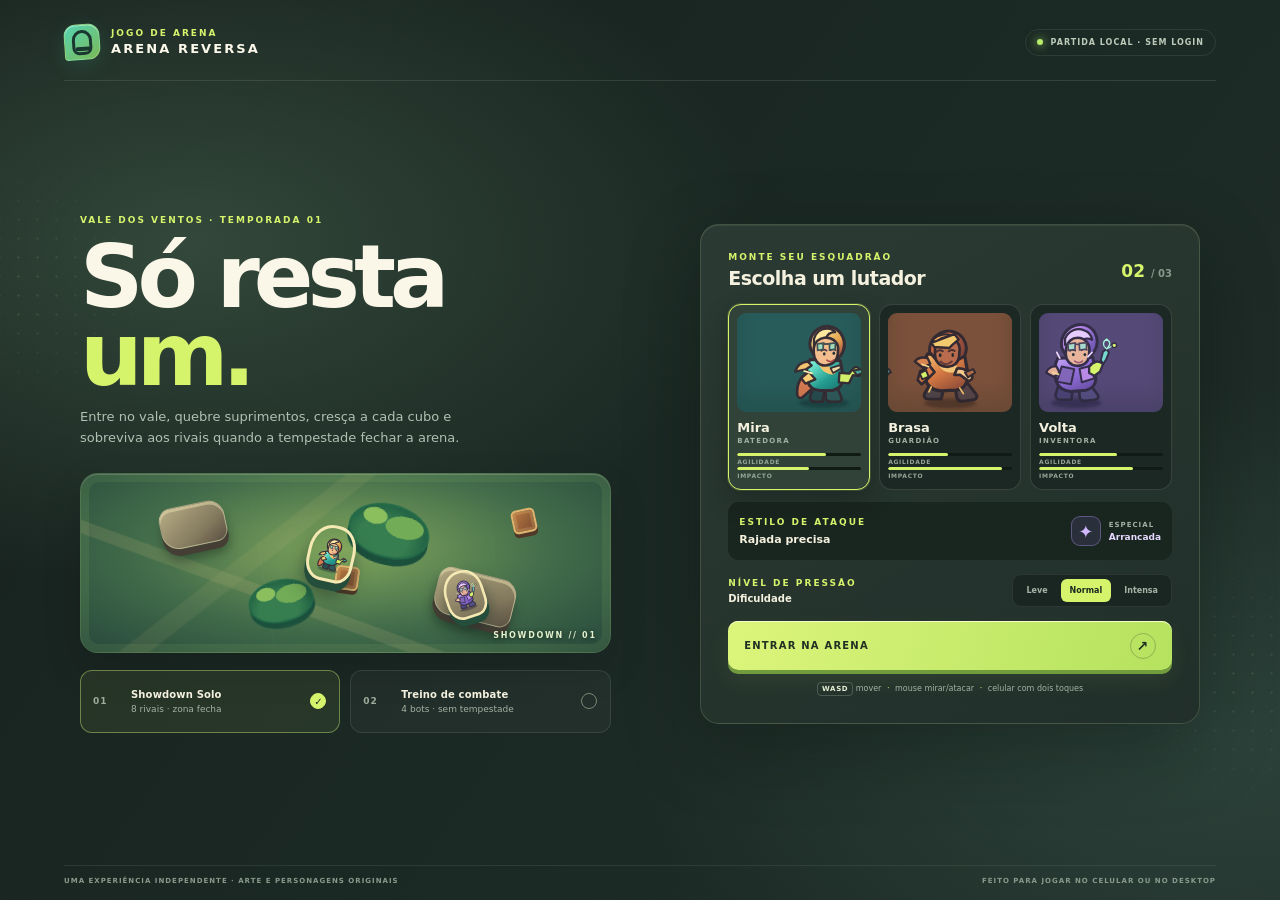
<file: index.html>
<!doctype html>
<html lang="pt-BR">
<head>
  <meta charset="utf-8">
  <meta name="viewport" content="width=device-width, initial-scale=1, viewport-fit=cover">
  <meta name="theme-color" content="#17211e">
  <meta name="description" content="Arena Reversa: combate de sobrevivência top-down contra bots, com controles para celular e computador.">
  <title>Arena Reversa — Showdown</title>
  <link rel="icon" href="data:,">
  <link rel="stylesheet" href="css/style.css">
</head>
<body>
  <main id="app">
    <section id="menu-screen" class="screen menu-screen" aria-labelledby="game-title">
      <header class="brandbar">
        <div class="brand-lockup">
          <span class="brand-mark" aria-hidden="true"><i></i></span>
          <div><span class="eyebrow">JOGO DE ARENA</span><strong>ARENA REVERSA</strong></div>
        </div>
        <div class="offline-chip"><span class="online-dot"></span> PARTIDA LOCAL · SEM LOGIN</div>
      </header>

      <div class="menu-layout">
        <section class="welcome-panel">
          <div class="welcome-copy">
            <p class="eyebrow">VALE DOS VENTOS · TEMPORADA 01</p>
            <h1 id="game-title">Só resta<br><em>um.</em></h1>
            <p class="welcome-body">Entre no vale, quebre suprimentos, cresça a cada cubo e sobreviva aos rivais quando a tempestade fechar a arena.</p>
          </div>
          <div class="mini-arena" aria-hidden="true">
            <div class="mini-map-lines"></div>
            <div class="mini-stone stone-a"></div><div class="mini-stone stone-b"></div>
            <div class="mini-bush bush-a"></div><div class="mini-bush bush-b"></div>
            <div class="mini-crate crate-a"></div><div class="mini-crate crate-b"></div>
            <div class="mini-hero hero-a"></div><div class="mini-hero hero-b"></div>
            <span class="map-label">SHOWDOWN // 01</span>
          </div>
          <div class="mode-row">
            <button class="mode-card selected" data-mode="showdown" type="button">
              <span class="mode-number">01</span>
              <span><b>Showdown Solo</b><small>8 rivais · zona fecha</small></span>
              <span class="mode-check" aria-hidden="true">✓</span>
            </button>
            <button class="mode-card" data-mode="training" type="button">
              <span class="mode-number">02</span>
              <span><b>Treino de combate</b><small>4 bots · sem tempestade</small></span>
              <span class="mode-check" aria-hidden="true">✓</span>
            </button>
          </div>
        </section>

        <section class="setup-panel" aria-label="Preparar partida">
          <div class="panel-heading">
            <div><p class="eyebrow">MONTE SEU ESQUADRÃO</p><h2>Escolha um lutador</h2></div>
            <span class="heading-index">02 <i>/ 03</i></span>
          </div>
          <div class="fighter-grid" id="fighter-grid">
            <button class="fighter-card selected" data-hero="mira" type="button" aria-pressed="true">
              <span class="fighter-portrait portrait-mira" aria-hidden="true"></span>
              <span class="fighter-name">Mira</span><span class="fighter-role">BATEDORA</span>
              <span class="fighter-stats"><i style="--stat:72%"></i><small>AGILIDADE</small><i style="--stat:58%"></i><small>IMPACTO</small></span>
            </button>
            <button class="fighter-card" data-hero="brasa" type="button" aria-pressed="false">
              <span class="fighter-portrait portrait-brasa" aria-hidden="true"></span>
              <span class="fighter-name">Brasa</span><span class="fighter-role">GUARDIÃO</span>
              <span class="fighter-stats"><i style="--stat:48%"></i><small>AGILIDADE</small><i style="--stat:92%"></i><small>IMPACTO</small></span>
            </button>
            <button class="fighter-card" data-hero="volta" type="button" aria-pressed="false">
              <span class="fighter-portrait portrait-volta" aria-hidden="true"></span>
              <span class="fighter-name">Volta</span><span class="fighter-role">INVENTORA</span>
              <span class="fighter-stats"><i style="--stat:63%"></i><small>AGILIDADE</small><i style="--stat:76%"></i><small>IMPACTO</small></span>
            </button>
          </div>
          <div class="fighter-brief" id="fighter-brief">
            <div><span class="eyebrow">ESTILO DE ATAQUE</span><strong id="fighter-style">Rajada precisa</strong></div>
            <div class="special-tag"><span class="special-glyph" aria-hidden="true">✦</span><span><small>ESPECIAL</small><b id="special-name">Arrancada</b></span></div>
          </div>
          <div class="difficulty-select">
            <div><p class="eyebrow">NÍVEL DE PRESSÃO</p><strong>Dificuldade</strong></div>
            <div class="difficulty-options" role="group" aria-label="Dificuldade">
              <button data-difficulty="easy" type="button">Leve</button>
              <button data-difficulty="normal" class="selected" type="button">Normal</button>
              <button data-difficulty="hard" type="button">Intensa</button>
            </div>
          </div>
          <button class="start-button" id="start-button" type="button">
            <span>ENTRAR NA ARENA</span><i aria-hidden="true">↗</i>
          </button>
          <p class="controls-note"><span class="keyboard-glyph">WASD</span> mover <span class="note-divider">·</span> mouse mirar/atacar <span class="note-divider">·</span> celular com dois toques</p>
        </section>
      </div>
      <footer class="menu-footer"><span>UMA EXPERIÊNCIA INDEPENDENTE · ARTE E PERSONAGENS ORIGINAIS</span><span>FEITO PARA JOGAR NO CELULAR OU NO DESKTOP</span></footer>
    </section>

    <section id="arena-screen" class="screen arena-screen is-hidden" aria-label="Partida">
      <div class="arena-frame">
        <canvas id="game-canvas" aria-label="Arena top-down. Mova o lutador, mire e ataque os bots."></canvas>
        <div class="arena-shade" aria-hidden="true"></div>
        <header class="match-hud">
          <button id="leave-button" class="hud-button" type="button" aria-label="Sair da partida">‹ <span>SAIR</span></button>
          <div class="match-brand"><span class="brand-mark tiny" aria-hidden="true"><i></i></span><span>VALE DOS VENTOS <small id="mode-label">SHOWDOWN SOLO</small></span></div>
          <div class="match-stat"><span class="stat-label">RIVAIS</span><b id="remaining-count">08</b><span class="stat-separator"></span><span class="stat-label">TEMPO</span><b id="match-timer">00:00</b></div>
          <button id="pause-button" class="hud-button pause-button" type="button" aria-label="Pausar partida"><span></span><span></span></button>
        </header>

        <div class="left-hud">
          <div class="health-card">
            <div class="health-top"><span class="health-name" id="player-name">MIRA</span><span class="health-value" id="health-value">112 / 112</span></div>
            <div class="health-track"><i id="health-fill"></i></div>
            <div class="cube-line"><span class="cube-glyph" aria-hidden="true">◆</span><b id="cube-count">0</b><span>CUBOS DE PODER</span></div>
          </div>
          <div class="kill-card"><span>ELIMINAÇÕES</span><b id="kill-count">00</b></div>
        </div>

        <div id="toast-message" class="toast-message" role="status" aria-live="polite"></div>
        <div id="storm-warning" class="storm-warning is-hidden"><span class="warning-mark">!</span><span><b>TEMPESTADE SE APROXIMANDO</b><small>A zona segura vai diminuir</small></span></div>

        <div id="pause-overlay" class="overlay is-hidden" role="dialog" aria-modal="true" aria-labelledby="pause-title">
          <div class="overlay-card">
            <p class="eyebrow">DESCANSO RÁPIDO</p><h2 id="pause-title">Partida pausada</h2>
            <p>Respire. Os rivais esperam.</p>
            <button class="start-button" id="resume-button" type="button"><span>VOLTAR À PARTIDA</span><i aria-hidden="true">↗</i></button>
            <button class="text-button" id="pause-restart" type="button">RECOMEÇAR PARTIDA</button>
          </div>
        </div>

        <div id="result-overlay" class="overlay is-hidden" role="dialog" aria-modal="true" aria-labelledby="result-title">
          <div class="overlay-card result-card">
            <div class="result-orbit" id="result-orbit"><span class="result-star">✦</span></div>
            <p class="eyebrow" id="result-kicker">O VALE TEM UM VENCEDOR</p>
            <h2 id="result-title">VOCÊ SOBREVIVEU</h2>
            <p id="result-copy">Último lutador de pé.</p>
            <div class="result-stats"><div><small>ELIMINAÇÕES</small><b id="result-kills">0</b></div><div><small>TEMPO NA ARENA</small><b id="result-time">00:00</b></div><div><small>CUBOS COLETADOS</small><b id="result-cubes">0</b></div></div>
            <button class="start-button" id="again-button" type="button"><span>JOGAR DE NOVO</span><i aria-hidden="true">↗</i></button>
            <button class="text-button" id="menu-button" type="button">VOLTAR À SELEÇÃO</button>
          </div>
        </div>

        <div class="touch-controls" aria-label="Controles de toque">
          <div class="control-pad move-pad" id="move-pad" aria-label="Joystick para mover">
            <span class="pad-label">MOVER</span><i class="pad-ring"></i><i class="pad-knob" id="move-knob"></i>
          </div>
          <div class="right-pad-group">
            <div class="control-pad aim-pad" id="aim-pad" aria-label="Joystick para mirar e atirar">
              <span class="pad-label">MIRAR</span><i class="pad-ring"></i><i class="pad-knob" id="aim-knob"></i>
            </div>
            <button id="special-button" class="special-button" type="button" aria-label="Usar habilidade especial" disabled>
              <span class="special-orbit" aria-hidden="true">✦</span><b>SUPER</b><i class="special-charge" id="special-charge"></i>
            </button>
          </div>
        </div>
        <div class="cooldown-indicator" id="cooldown-indicator"><i id="cooldown-fill"></i></div>
      </div>
      <div class="mobile-help"><span class="keyboard-glyph">WASD</span> mover <span>·</span> mouse mirar e atirar <span>·</span> espaço usar super</div>
    </section>
  </main>
  <script src="js/engine.js"></script>
  <script src="js/game.js"></script>
</body>
</html>
</file>
<file: css/style.css>
:root {
  color-scheme: dark;
  --ink: #17211e;
  --ink-soft: #202d28;
  --panel: #293831;
  --paper: #f5f1df;
  --muted: #a2b1a4;
  --lime: #d6f36c;
  --aqua: #45e2cf;
  --orange: #ff9760;
  --line: #42564a;
  font-family: "Trebuchet MS", "Avenir Next", system-ui, sans-serif;
  font-synthesis: none;
}

* { box-sizing: border-box; }
html, body { width: 100%; min-height: 100%; margin: 0; }
body {
  min-height: 100vh;
  background: var(--ink);
  color: var(--paper);
  overscroll-behavior: none;
}
button { color: inherit; font: inherit; }
button:focus-visible { outline: 3px solid var(--aqua); outline-offset: 3px; }
#app { min-height: 100vh; overflow: hidden; }
.screen { min-height: 100vh; }
.is-hidden { display: none !important; }
.eyebrow {
  margin: 0;
  color: var(--lime);
  font-size: 9px;
  font-weight: 900;
  letter-spacing: 2px;
  line-height: 1.3;
}

/* Home / character selection */
.menu-screen {
  position: relative;
  display: flex;
  flex-direction: column;
  min-height: 100svh;
  overflow-y: auto;
  overscroll-behavior-y: contain;
  padding: 22px clamp(18px, 5vw, 74px) 15px;
  background:
    radial-gradient(ellipse at 15% 27%, #33483a 0, transparent 37%),
    radial-gradient(ellipse at 95% 82%, #2c423a 0, transparent 34%),
    linear-gradient(125deg, #17211e 0%, #1b2924 52%, #202d28 100%);
}
.menu-screen::before, .menu-screen::after {
  position: absolute;
  z-index: 0;
  width: 260px;
  height: 260px;
  content: "";
  pointer-events: none;
  opacity: .11;
  background-image: radial-gradient(#c9e7ad 1px, transparent 1.5px);
  background-size: 19px 19px;
  mask-image: radial-gradient(circle, #000, transparent 72%);
}
.menu-screen::before { top: 17%; left: -105px; }
.menu-screen::after { right: -90px; bottom: 10%; }
.brandbar, .menu-layout, .menu-footer { position: relative; z-index: 1; }
.brandbar {
  display: flex;
  align-items: center;
  justify-content: space-between;
  width: min(1180px, 100%);
  margin: 0 auto;
  padding: 2px 0 20px;
  border-bottom: 1px solid #75897842;
}
.brand-lockup { display: flex; align-items: center; gap: 11px; }
.brand-lockup > div { display: flex; flex-direction: column; gap: 2px; }
.brand-lockup strong {
  color: #fcf9eb;
  font-size: 13px;
  font-weight: 1000;
  letter-spacing: 2.1px;
}
.brand-mark {
  position: relative;
  display: grid;
  width: 36px;
  height: 36px;
  flex: 0 0 auto;
  place-items: center;
  overflow: hidden;
  border: 1px solid #b7ed986b;
  border-radius: 12px 12px 12px 4px;
  background: linear-gradient(145deg, #56d4b2, #7bb957);
  box-shadow: 0 5px 20px #49d0a124, inset 0 1px #ffffff70;
  transform: rotate(-4deg);
}
.brand-mark::before {
  position: absolute;
  width: 14px;
  height: 19px;
  border: 3px solid #1b3830;
  border-radius: 10px 10px 7px 7px;
  content: "";
}
.brand-mark i {
  position: absolute;
  bottom: 8px;
  left: 10px;
  width: 15px;
  height: 4px;
  border-radius: 4px;
  background: #1b3830;
}
.offline-chip {
  display: flex;
  align-items: center;
  gap: 8px;
  padding: 8px 11px;
  border: 1px solid #ffffff16;
  border-radius: 99px;
  color: #bdcbbb;
  font-size: 8px;
  font-weight: 900;
  letter-spacing: 1px;
}
.online-dot { width: 6px; height: 6px; border-radius: 50%; background: #b8ee6c; box-shadow: 0 0 10px #b8ee6c; }
.menu-layout {
  display: grid;
  grid-template-columns: minmax(0, 1.03fr) minmax(430px, .97fr);
  gap: clamp(34px, 7vw, 100px);
  align-items: center;
  width: min(1120px, 100%);
  margin: auto;
  padding: 30px 0 28px;
}
.welcome-panel { align-self: stretch; display: flex; flex-direction: column; justify-content: center; }
.welcome-copy h1 {
  margin: 11px 0 11px;
  color: #faf7e9;
  font-size: clamp(54px, 7vw, 88px);
  font-weight: 1000;
  letter-spacing: -6px;
  line-height: .89;
}
.welcome-copy h1 em { color: var(--lime); font-style: normal; }
.welcome-body {
  max-width: 415px;
  margin: 0;
  color: #b2c0b2;
  font-size: 13px;
  line-height: 1.65;
}
.mini-arena {
  position: relative;
  height: clamp(154px, 20vh, 196px);
  margin: 24px 0 17px;
  overflow: hidden;
  border: 1px solid #b8d67a38;
  border-radius: 18px;
  background:
    radial-gradient(ellipse at 50% 42%, #81a65c, #416b4a 56%, #27483b 100%);
  box-shadow: inset 0 1px #ffffff2b, 0 16px 38px #00000022;
}
.mini-arena::after {
  position: absolute;
  inset: 0;
  border: 8px solid #d5f47c12;
  border-radius: inherit;
  content: "";
  pointer-events: none;
}
.mini-map-lines {
  position: absolute;
  inset: -20%;
  opacity: .36;
  background:
    linear-gradient(29deg, transparent 40%, #eed28c5c 40.2%, #eed28c5c 42%, transparent 42.2%),
    linear-gradient(151deg, transparent 39%, #eed28c39 39.3%, #eed28c39 42%, transparent 42.3%),
    repeating-linear-gradient(90deg, #ffffff08 0 1px, transparent 1px 42px),
    repeating-linear-gradient(0deg, #ffffff08 0 1px, transparent 1px 42px);
  transform: rotate(-9deg) scale(1.1);
}
.mini-stone, .mini-bush, .mini-crate, .mini-hero { position: absolute; z-index: 1; }
.mini-stone {
  width: 66px;
  height: 42px;
  border: 1px solid #d2d0ab78;
  border-radius: 13px 16px 12px 18px;
  background: linear-gradient(145deg, #b4aa83 3%, #82785d 67%, #594f42);
  box-shadow: 0 7px 0 #443e35, 0 12px 11px #15251a70, inset 0 3px #e7dbad88;
  transform: rotate(-12deg);
}
.stone-a { top: 17%; left: 15%; }
.stone-b { right: 18%; bottom: 17%; width: 80px; height: 48px; transform: rotate(14deg); }
.mini-bush {
  width: 82px;
  height: 54px;
  border: 2px solid #246b49;
  border-radius: 47% 52% 45% 50%;
  background: radial-gradient(ellipse at 29% 25%, #8bbe5d 0 15%, transparent 16%), radial-gradient(ellipse at 69% 38%, #72ac57 0 25%, transparent 26%), radial-gradient(ellipse at 44% 68%, #367e50 0 40%, #246545 69%);
  filter: drop-shadow(0 7px 0 #1b503d);
}
.bush-a { right: 34%; top: 17%; transform: rotate(12deg); }
.bush-b { bottom: 13%; left: 30%; transform: rotate(-15deg) scale(.8); }
.mini-crate {
  width: 24px;
  height: 24px;
  border: 2px solid #e1b36e;
  border-radius: 5px;
  background: linear-gradient(135deg, #b77942, #7c4b31);
  box-shadow: 0 4px 0 #503727, inset 0 0 0 3px #e5b66c44;
  transform: rotate(8deg);
}
.crate-a { top: 52%; left: 48%; }
.crate-b { right: 14%; top: 20%; transform: rotate(-12deg); }
.mini-hero {
  width: 47px;
  height: 57px;
  border: 3px solid #f5e9b3;
  border-radius: 47% 43% 31% 35%;
  background-image: url("../assets/characters.svg");
  background-repeat: no-repeat;
  background-size: 300% 100%;
  box-shadow: 0 8px 0 #244e3b, 0 12px 18px #192b2490;
}
.hero-a { top: 29%; left: 43%; background-position: 0 50%; transform: rotate(13deg); }
.hero-b { right: 23%; bottom: 16%; background-position: 100% 50%; transform: rotate(-18deg) scale(.85); }
.map-label {
  position: absolute;
  right: 13px;
  bottom: 12px;
  z-index: 2;
  color: #e3f0cd;
  font-size: 8px;
  font-weight: 900;
  letter-spacing: 1.7px;
  text-shadow: 0 1px 4px #15251b;
}
.mode-row { display: grid; grid-template-columns: 1fr 1fr; gap: 10px; }
.mode-card {
  position: relative;
  display: grid;
  min-height: 63px;
  grid-template-columns: 30px 1fr 17px;
  gap: 8px;
  align-items: center;
  padding: 10px 12px;
  border: 1px solid #ffffff19;
  border-radius: 12px;
  background: #ffffff08;
  cursor: pointer;
  text-align: left;
  transition: border-color .16s, background .16s, transform .16s;
}
.mode-card:hover { transform: translateY(-2px); border-color: #e2ff8390; }
.mode-card.selected { border-color: #c8ee766e; background: #c1ef7213; }
.mode-number { color: #9cad9c; font-size: 9px; font-weight: 1000; letter-spacing: 1px; }
.mode-card b, .mode-card small { display: block; }
.mode-card b { font-size: 10px; letter-spacing: .15px; }
.mode-card small { margin-top: 4px; color: var(--muted); font-size: 9px; }
.mode-check {
  display: grid;
  width: 16px;
  height: 16px;
  place-items: center;
  border: 1px solid #758879;
  border-radius: 50%;
  color: transparent;
  font-size: 10px;
}
.mode-card.selected .mode-check { border-color: var(--lime); background: var(--lime); color: #1d3025; }

.setup-panel {
  padding: clamp(19px, 2.3vw, 27px);
  border: 1px solid #d5f4b328;
  border-radius: 19px;
  background: linear-gradient(150deg, #2c3b34f2, #222f2af5);
  box-shadow: 0 24px 75px #080f0d55, inset 0 1px #ffffff13;
}
.panel-heading { display: flex; align-items: center; justify-content: space-between; margin-bottom: 15px; }
.panel-heading h2 { margin: 4px 0 0; font-size: 19px; letter-spacing: -.5px; }
.heading-index { color: var(--lime); font-size: 17px; font-weight: 1000; }
.heading-index i { color: #88998c; font-size: 10px; font-style: normal; }
.fighter-grid { display: grid; grid-template-columns: repeat(3, minmax(0, 1fr)); gap: 9px; }
.fighter-card {
  min-width: 0;
  padding: 8px 8px 10px;
  overflow: hidden;
  border: 1px solid #ffffff20;
  border-radius: 13px;
  background: #1b2823;
  cursor: pointer;
  text-align: left;
  transition: border-color .16s, transform .16s, background .16s;
}
.fighter-card:hover { transform: translateY(-3px); border-color: #d6f36c88; }
.fighter-card.selected { border-color: #d6f36c; background: #314238; box-shadow: 0 0 0 1px #d6f36c27, 0 10px 22px #111b1666; }
.fighter-portrait {
  display: block;
  width: 100%;
  height: 99px;
  margin-bottom: 8px;
  border-radius: 9px;
  background-color: #355245;
  background-image: url("../assets/characters.svg");
  background-repeat: no-repeat;
  background-size: 300% 100%;
  box-shadow: inset 0 -15px 20px #0e191425;
}
.portrait-mira { background-position: 0 50%; background-color: #285c5a; }
.portrait-brasa { background-position: 50% 50%; background-color: #7b513b; }
.portrait-volta { background-position: 100% 50%; background-color: #554978; }
.fighter-name { display: block; overflow: hidden; font-size: 13px; font-weight: 1000; text-overflow: ellipsis; white-space: nowrap; }
.fighter-role { display: block; margin-top: 2px; color: var(--muted); font-size: 7px; font-weight: 900; letter-spacing: 1.3px; }
.fighter-stats { display: grid; grid-template-columns: 1fr; gap: 2px; margin-top: 8px; }
.fighter-stats i { position: relative; display: block; height: 3px; overflow: hidden; border-radius: 99px; background: #101b16; }
.fighter-stats i::after { display: block; width: var(--stat); height: 100%; border-radius: inherit; background: var(--lime); content: ""; }
.fighter-stats small { color: #96a799; font-size: 6px; font-weight: 900; letter-spacing: .7px; }
.fighter-brief { display: flex; align-items: center; justify-content: space-between; min-height: 58px; margin: 12px 0; padding: 9px 11px; border-radius: 11px; background: #19251f; }
.fighter-brief > div:first-child { display: flex; flex-direction: column; gap: 4px; }
.fighter-brief strong { font-size: 11px; }
.special-tag { display: flex; align-items: center; gap: 8px; }
.special-tag small, .special-tag b { display: block; }
.special-tag small { color: var(--muted); font-size: 7px; font-weight: 900; letter-spacing: 1px; }
.special-tag b { margin-top: 3px; color: #e5d8ff; font-size: 9px; }
.special-glyph { display: grid; width: 30px; height: 30px; place-items: center; border: 1px solid #ba9bf75b; border-radius: 9px; background: #9274e525; color: #d0b7ff; font-size: 18px; }
.difficulty-select { display: flex; align-items: center; justify-content: space-between; gap: 10px; margin: 14px 0; }
.difficulty-select > div:first-child { display: flex; flex-direction: column; gap: 4px; }
.difficulty-select strong { font-size: 10px; }
.difficulty-options { display: flex; gap: 4px; padding: 4px; border: 1px solid #ffffff14; border-radius: 9px; background: #1a2621; }
.difficulty-options button {
  padding: 7px 9px;
  border: 0;
  border-radius: 6px;
  background: transparent;
  color: #a5b4a7;
  cursor: pointer;
  font-size: 8px;
  font-weight: 900;
}
.difficulty-options button.selected { background: #d6f36c; color: #1b2b21; }
.start-button {
  display: flex;
  width: 100%;
  min-height: 49px;
  align-items: center;
  justify-content: space-between;
  padding: 0 16px;
  border: 0;
  border-radius: 10px;
  background: linear-gradient(105deg, #dcf57b, #b5e25f);
  box-shadow: 0 4px 0 #719c3e, 0 10px 22px #9fd65418, inset 0 1px #f5ffc6;
  color: #203022;
  cursor: pointer;
  font-size: 10px;
  font-weight: 1000;
  letter-spacing: 1.2px;
  transition: transform .12s, filter .12s;
}
.start-button:hover { filter: brightness(1.06); transform: translateY(-1px); }
.start-button:active { box-shadow: 0 1px 0 #719c3e; transform: translateY(3px); }
.start-button i { display: grid; width: 26px; height: 26px; place-items: center; border: 1px solid #20302244; border-radius: 50%; font-size: 14px; font-style: normal; }
.controls-note { margin: 12px 0 0; color: #a3b2a5; font-size: 8px; text-align: center; }
.keyboard-glyph { display: inline-block; padding: 2px 4px; border: 1px solid #899a8a66; border-radius: 4px; color: #e7efd5; font-size: 7px; font-weight: 900; letter-spacing: .6px; }
.note-divider { padding: 0 3px; color: var(--lime); }
.menu-footer {
  display: flex;
  width: min(1180px, 100%);
  justify-content: space-between;
  gap: 12px;
  margin: 0 auto;
  padding-top: 11px;
  border-top: 1px solid #75897830;
  color: #899a8d;
  font-size: 7px;
  font-weight: 900;
  letter-spacing: 1px;
}

/* Arena and in-game heads-up display */
.arena-screen {
  display: flex;
  height: 100svh;
  flex-direction: column;
  align-items: center;
  justify-content: center;
  padding: 18px 20px 8px;
  background: radial-gradient(ellipse at center, #314236, #141d19 78%);
}
.arena-frame {
  position: relative;
  width: min(1240px, 100%);
  height: min(830px, calc(100svh - 52px));
  min-height: 450px;
  overflow: hidden;
  border: 1px solid #e6f4c555;
  border-radius: 18px;
  background: #6d9251;
  box-shadow: 0 25px 70px #0008, 0 0 0 5px #0d171166;
  isolation: isolate;
}
#game-canvas { position: absolute; inset: 0; display: block; width: 100%; height: 100%; touch-action: none; }
.arena-shade {
  position: absolute;
  z-index: 1;
  inset: 0;
  background: linear-gradient(180deg, #0d1b1acc 0, #0d1b1a37 17%, transparent 28%, transparent 69%, #101c1833 100%);
  pointer-events: none;
}
.match-hud {
  position: absolute;
  z-index: 3;
  top: 0;
  right: 0;
  left: 0;
  display: grid;
  min-height: 64px;
  grid-template-columns: 1fr 1fr 1fr auto;
  gap: 15px;
  align-items: center;
  padding: 9px 15px;
}
.hud-button {
  display: inline-flex;
  width: max-content;
  min-width: 67px;
  min-height: 34px;
  align-items: center;
  justify-content: center;
  gap: 5px;
  padding: 0 10px;
  border: 1px solid #e6f4c53d;
  border-radius: 9px;
  background: #15231edb;
  color: #eef3df;
  cursor: pointer;
  font-size: 18px;
  font-weight: 1000;
  box-shadow: 0 3px 12px #111c1966;
}
.hud-button span { font-size: 8px; letter-spacing: 1px; }
.match-brand { display: flex; align-items: center; justify-self: center; gap: 9px; color: #eef1df; font-size: 9px; font-weight: 1000; letter-spacing: 1px; text-shadow: 0 2px 5px #0a1610; white-space: nowrap; }
.match-brand small { display: block; margin-top: 3px; color: #b2c8a6; font-size: 7px; letter-spacing: 1.4px; }
.brand-mark.tiny { width: 27px; height: 27px; border-radius: 9px 9px 9px 3px; }
.brand-mark.tiny::before { width: 10px; height: 14px; border-width: 2px; }
.brand-mark.tiny i { bottom: 6px; left: 7px; width: 11px; height: 3px; }
.match-stat { display: flex; align-items: center; justify-self: end; gap: 8px; padding: 7px 11px; border: 1px solid #eff8d139; border-radius: 9px; background: #15231eda; box-shadow: 0 3px 12px #111c1966; }
.stat-label { color: #b0c2a9; font-size: 7px; font-weight: 900; letter-spacing: 1px; }
.match-stat b { min-width: 22px; color: #f4f3de; font-size: 12px; font-variant-numeric: tabular-nums; }
.match-stat b:last-child { min-width: 35px; color: var(--lime); }
.stat-separator { width: 1px; height: 19px; background: #eff8d139; }
.pause-button { width: 34px; min-width: 34px; gap: 3px; }
.pause-button span { width: 3px; height: 11px; border-radius: 2px; background: #ecf1de; }
.left-hud { position: absolute; z-index: 3; top: 78px; left: 14px; display: flex; flex-direction: column; gap: 8px; }
.health-card, .kill-card {
  width: 195px;
  padding: 10px 12px;
  border: 1px solid #e6f4c542;
  border-radius: 11px;
  background: #15231edf;
  box-shadow: 0 5px 15px #14211b66;
}
.health-top { display: flex; justify-content: space-between; gap: 7px; align-items: center; }
.health-name { color: #e4f4c8; font-size: 9px; font-weight: 1000; letter-spacing: 1px; }
.health-value { color: #edf1df; font-size: 9px; font-variant-numeric: tabular-nums; }
.health-track { height: 7px; margin-top: 8px; overflow: hidden; border: 1px solid #eaf3d341; border-radius: 99px; background: #111c17; }
.health-track i { display: block; width: 100%; height: 100%; border-radius: inherit; background: linear-gradient(90deg, #a8e858, #e0f783); transition: width .12s; }
.cube-line { display: flex; align-items: center; gap: 5px; margin-top: 8px; color: #a9bdac; font-size: 7px; font-weight: 900; letter-spacing: .7px; }
.cube-glyph { color: var(--lime); font-size: 11px; text-shadow: 0 0 9px #c1eb68; }
.cube-line b { color: #f0f4df; font-size: 10px; }
.kill-card { display: flex; align-items: center; justify-content: space-between; padding: 8px 12px; }
.kill-card span { color: #b4c3b2; font-size: 7px; font-weight: 900; letter-spacing: .8px; }
.kill-card b { color: #ffae83; font-size: 13px; font-variant-numeric: tabular-nums; }
.toast-message {
  position: absolute;
  z-index: 4;
  top: 76px;
  left: 50%;
  max-width: min(85%, 430px);
  padding: 8px 13px;
  border: 1px solid #eff5d650;
  border-radius: 99px;
  background: #1b2922e8;
  color: #f2f1dd;
  font-size: 9px;
  font-weight: 900;
  letter-spacing: .35px;
  opacity: 0;
  pointer-events: none;
  text-align: center;
  text-shadow: 0 1px 3px #111;
  transform: translate(-50%, -8px);
  transition: opacity .18s, transform .18s;
}
.toast-message.visible { opacity: 1; transform: translate(-50%, 0); }
.storm-warning {
  position: absolute;
  z-index: 4;
  top: 119px;
  left: 50%;
  display: flex;
  align-items: center;
  gap: 9px;
  padding: 8px 12px;
  border: 1px solid #ff9e7459;
  border-radius: 11px;
  background: #391e1fe8;
  box-shadow: 0 5px 19px #40201f33;
  transform: translateX(-50%);
  animation: storm-pulse 1.2s ease-in-out infinite alternate;
}
.warning-mark { display: grid; width: 23px; height: 23px; place-items: center; border-radius: 7px; background: #ff987c; color: #331c1a; font-size: 14px; font-weight: 1000; }
.storm-warning b, .storm-warning small { display: block; white-space: nowrap; }
.storm-warning b { color: #ffd5bd; font-size: 8px; letter-spacing: .8px; }
.storm-warning small { margin-top: 3px; color: #e5ad9c; font-size: 7px; }
@keyframes storm-pulse { to { box-shadow: 0 5px 23px #ff876244; } }

.touch-controls { position: absolute; z-index: 5; inset: 0; pointer-events: none; }
.control-pad {
  position: absolute;
  bottom: 20px;
  display: grid;
  width: 112px;
  height: 112px;
  place-items: center;
  border: 1px solid #eaf3d452;
  border-radius: 50%;
  background: #17251dbb;
  box-shadow: inset 0 1px #ffffff2c, 0 7px 20px #14211b55;
  touch-action: none;
  user-select: none;
  -webkit-user-select: none;
  pointer-events: auto;
}
.move-pad { left: 22px; }
.aim-pad { right: 22px; width: 96px; height: 96px; }
.pad-ring { position: absolute; inset: 11px; border: 1px dashed #e6f4c568; border-radius: 50%; }
.pad-knob {
  position: absolute;
  z-index: 1;
  width: 42px;
  height: 42px;
  border: 2px solid #f1ffd9;
  border-radius: 50%;
  background: radial-gradient(circle at 33% 24%, #ebf8c4, #89bb68);
  box-shadow: 0 3px 9px #09110c9c, inset 0 1px #ffffffb0;
  will-change: transform;
}
.aim-pad .pad-knob { width: 36px; height: 36px; background: radial-gradient(circle at 33% 24%, #f4cfa0, #dd8152); }
.pad-label { position: absolute; bottom: -14px; color: #f1f5df; font-size: 7px; font-weight: 1000; letter-spacing: 1.2px; text-shadow: 0 1px 4px #07100b; }
.right-pad-group { position: absolute; right: 20px; bottom: 24px; display: flex; align-items: end; gap: 11px; }
.right-pad-group .aim-pad { position: relative; right: auto; bottom: auto; }
.special-button {
  position: relative;
  display: flex;
  width: 71px;
  height: 71px;
  flex-direction: column;
  align-items: center;
  justify-content: center;
  gap: 2px;
  overflow: hidden;
  border: 2px solid #e7d4ffb0;
  border-radius: 50%;
  background: linear-gradient(145deg, #886dd4, #524293);
  box-shadow: 0 5px 0 #302755, 0 8px 16px #0b120e88, inset 0 1px #ffffff8a;
  cursor: pointer;
  pointer-events: auto;
  touch-action: none;
  transition: filter .16s, transform .16s, box-shadow .16s;
}
.special-button:disabled { filter: saturate(.35) brightness(.7); cursor: default; }
.special-button:not(:disabled) { box-shadow: 0 5px 0 #544422, 0 0 22px #d5f36c68, inset 0 1px #ffffffaa; animation: ready-glow 1.1s ease-in-out infinite alternate; }
@keyframes ready-glow { to { filter: brightness(1.22); } }
.special-orbit { color: #fff2be; font-size: 21px; line-height: 21px; text-shadow: 0 0 11px #fff2be; }
.special-button b { z-index: 2; color: white; font-size: 7px; letter-spacing: 1px; }
.special-charge { position: absolute; bottom: 0; left: 0; width: 100%; height: 0; background: #d6f36c62; transition: height .12s; }
.cooldown-indicator {
  position: absolute;
  z-index: 4;
  right: 25px;
  bottom: 136px;
  width: 54px;
  height: 5px;
  overflow: hidden;
  border-radius: 9px;
  background: #102018bd;
}
.cooldown-indicator i { display: block; width: 0; height: 100%; background: var(--lime); transition: width .1s; }
.overlay {
  position: absolute;
  z-index: 8;
  inset: 0;
  display: grid;
  place-items: center;
  padding: 18px;
  background: #101b17c9;
  backdrop-filter: blur(8px);
}
.overlay-card {
  width: min(420px, 100%);
  padding: 25px;
  border: 1px solid #d3edaa52;
  border-radius: 18px;
  background: linear-gradient(140deg, #2b3b32, #1b2822);
  box-shadow: 0 24px 75px #0009, inset 0 1px #ffffff17;
  text-align: center;
}
.overlay-card h2 { margin: 9px 0 7px; font-size: clamp(25px, 5vw, 38px); letter-spacing: -1px; }
.overlay-card > p:not(.eyebrow) { margin: 0 0 18px; color: #b8c5b4; font-size: 12px; line-height: 1.6; }
.overlay-card .start-button { margin-top: 14px; }
.text-button { margin-top: 14px; padding: 8px 10px; border: 0; background: transparent; color: #b9c8b7; cursor: pointer; font-size: 8px; font-weight: 900; letter-spacing: 1.2px; }
.text-button:hover { color: var(--lime); }
.result-card { width: min(455px, 100%); }
.result-orbit { display: grid; width: 70px; height: 70px; place-items: center; margin: 0 auto 13px; border: 1px solid #d6f36c8c; border-radius: 50%; background: radial-gradient(circle, #d6f36c33, #d6f36c08 70%); box-shadow: 0 0 30px #d6f36c2a; }
.result-orbit.defeat { border-color: #ff956e99; background: radial-gradient(circle, #ff956e30, #ff956e08 70%); }
.result-star { color: var(--lime); font-size: 34px; text-shadow: 0 0 16px #e8f7a7; }
.result-orbit.defeat .result-star { color: #ff986f; }
.result-card h2 { font-size: clamp(25px, 6vw, 42px); }
.result-stats { display: grid; grid-template-columns: repeat(3, 1fr); gap: 7px; margin: 20px 0 6px; }
.result-stats > div { padding: 11px 6px; border: 1px solid #ffffff16; border-radius: 9px; background: #17241d; }
.result-stats small, .result-stats b { display: block; }
.result-stats small { min-height: 20px; color: #aabbab; font-size: 6px; font-weight: 900; letter-spacing: .6px; }
.result-stats b { margin-top: 5px; color: var(--lime); font-size: 16px; font-variant-numeric: tabular-nums; }
.mobile-help { padding: 6px 0 0; color: #9dad9e; font-size: 8px; text-align: center; }

@media (min-width: 900px) {
  .control-pad { opacity: .38; }
  .control-pad:hover { opacity: .88; }
  .cooldown-indicator { opacity: .8; }
}
@media (max-width: 850px) {
  .menu-screen { padding: 16px 20px 12px; }
  .menu-layout { grid-template-columns: minmax(0, .95fr) minmax(390px, 1.05fr); gap: 28px; }
  .welcome-copy h1 { font-size: clamp(53px, 8vw, 72px); }
  .mini-arena { height: 150px; }
  .fighter-portrait { height: 88px; }
  .setup-panel { padding: 18px; }
}
@media (max-width: 680px) {
  #app { min-height: 100svh; }
  .menu-screen { min-height: 100svh; padding: 13px 14px 10px; }
  .brandbar { padding-bottom: 12px; }
  .brand-mark { width: 32px; height: 32px; }
  .brand-lockup strong { font-size: 11px; }
  .brand-lockup .eyebrow { font-size: 7px; }
  .offline-chip { padding: 7px 8px; font-size: 6px; }
  .menu-layout { display: flex; width: min(510px, 100%); flex-direction: column; gap: 12px; padding: 16px 0 13px; }
  .welcome-panel { width: 100%; }
  .welcome-copy h1 { margin: 6px 0 7px; font-size: clamp(47px, 13vw, 67px); letter-spacing: -3.5px; }
  .welcome-copy .eyebrow { font-size: 7px; }
  .welcome-body { max-width: 450px; font-size: 11px; line-height: 1.45; }
  .mini-arena { height: clamp(110px, 17svh, 145px); margin: 11px 0 10px; }
  .mini-stone { transform: scale(.78) rotate(-12deg); }
  .mini-hero { transform: scale(.8); }
  .hero-b { transform: scale(.7) rotate(-18deg); }
  .mode-row { gap: 7px; }
  .mode-card { min-height: 52px; grid-template-columns: 23px 1fr 15px; gap: 5px; padding: 7px 8px; }
  .mode-card b { font-size: 8px; }
  .mode-card small { margin-top: 3px; font-size: 7px; }
  .mode-number { font-size: 7px; }
  .mode-check { width: 13px; height: 13px; font-size: 8px; }
  .setup-panel { width: 100%; padding: 13px; border-radius: 15px; }
  .panel-heading { margin-bottom: 9px; }
  .panel-heading h2 { font-size: 16px; }
  .panel-heading .eyebrow { font-size: 7px; }
  .heading-index { font-size: 13px; }
  .fighter-grid { gap: 6px; }
  .fighter-card { padding: 5px 5px 7px; border-radius: 10px; }
  .fighter-portrait { height: clamp(62px, 13vw, 84px); margin-bottom: 5px; border-radius: 7px; }
  .fighter-name { font-size: 11px; }
  .fighter-role { font-size: 6px; letter-spacing: 1px; }
  .fighter-stats { margin-top: 5px; }
  .fighter-stats small { font-size: 5px; }
  .fighter-brief { min-height: 43px; margin: 8px 0; padding: 6px 8px; }
  .fighter-brief .eyebrow { font-size: 6px; }
  .fighter-brief strong { font-size: 9px; }
  .special-glyph { width: 24px; height: 24px; font-size: 14px; }
  .special-tag b { font-size: 8px; }
  .difficulty-select { margin: 9px 0; }
  .difficulty-select .eyebrow { font-size: 6px; }
  .difficulty-select strong { font-size: 9px; }
  .difficulty-options { gap: 2px; padding: 3px; }
  .difficulty-options button { padding: 6px 8px; font-size: 7px; }
  .start-button { min-height: 42px; font-size: 9px; }
  .controls-note { margin-top: 9px; font-size: 7px; }
  .menu-footer { display: none; }
  .arena-screen { height: 100svh; min-height: 100svh; padding: 0; }
  .arena-frame { width: 100vw; height: 100svh; min-height: 0; border: 0; border-radius: 0; box-shadow: none; }
  .match-hud { min-height: 54px; grid-template-columns: auto 1fr auto auto; gap: 7px; padding: max(env(safe-area-inset-top), 7px) 9px 6px; }
  .hud-button { min-width: 47px; min-height: 31px; padding: 0 7px; border-radius: 8px; font-size: 16px; }
  .hud-button span { font-size: 6px; }
  .match-brand { gap: 5px; font-size: 7px; letter-spacing: .5px; }
  .match-brand small { margin-top: 2px; font-size: 6px; letter-spacing: .7px; }
  .brand-mark.tiny { width: 23px; height: 23px; }
  .match-stat { gap: 5px; padding: 6px 7px; border-radius: 7px; }
  .stat-label { font-size: 5px; letter-spacing: .5px; }
  .match-stat b { min-width: 16px; font-size: 10px; }
  .match-stat b:last-child { min-width: 30px; }
  .stat-separator { height: 15px; }
  .pause-button { width: 30px; min-width: 30px; }
  .left-hud { top: 61px; left: 8px; gap: 5px; }
  .health-card { width: 151px; padding: 7px 8px; border-radius: 8px; }
  .health-name, .health-value { font-size: 7px; }
  .health-track { height: 6px; margin-top: 6px; }
  .cube-line { gap: 4px; margin-top: 5px; font-size: 5px; }
  .cube-line b { font-size: 8px; }
  .cube-glyph { font-size: 9px; }
  .kill-card { width: 151px; padding: 5px 8px; border-radius: 7px; }
  .kill-card span { font-size: 6px; }
  .kill-card b { font-size: 10px; }
  .toast-message { top: 62px; max-width: 82%; padding: 7px 10px; font-size: 8px; }
  .storm-warning { top: 103px; gap: 7px; padding: 6px 8px; }
  .warning-mark { width: 19px; height: 19px; font-size: 11px; }
  .storm-warning b { font-size: 6px; }
  .storm-warning small { font-size: 6px; }
  .control-pad { bottom: max(33px, calc(env(safe-area-inset-bottom) + 22px)); width: 96px; height: 96px; }
  .move-pad { left: 11px; }
  .aim-pad { right: 10px; width: 83px; height: 83px; }
  .pad-ring { inset: 9px; }
  .pad-knob { width: 36px; height: 36px; }
  .aim-pad .pad-knob { width: 31px; height: 31px; }
  .pad-label { bottom: -12px; font-size: 6px; }
  .right-pad-group { right: 10px; bottom: max(37px, calc(env(safe-area-inset-bottom) + 26px)); gap: 6px; }
  .right-pad-group .aim-pad { bottom: auto; }
  .special-button { width: 59px; height: 59px; }
  .special-orbit { font-size: 17px; line-height: 17px; }
  .special-button b { font-size: 6px; }
  .cooldown-indicator { right: 15px; bottom: max(139px, calc(env(safe-area-inset-bottom) + 128px)); width: 43px; height: 4px; }
  .mobile-help { display: none; }
  .overlay { padding: 13px; }
  .overlay-card { padding: 20px 16px; border-radius: 15px; }
  .result-stats { gap: 5px; margin-top: 16px; }
  .result-stats > div { padding: 9px 4px; }
  .result-stats small { font-size: 5px; }
  .result-stats b { font-size: 14px; }
}
@media (max-height: 620px) and (min-width: 681px) {
  .menu-screen { padding-top: 11px; padding-bottom: 9px; }
  .menu-layout { gap: 26px; padding: 11px 0; }
  .mini-arena { height: 110px; margin: 11px 0 9px; }
  .welcome-copy h1 { font-size: 57px; }
  .setup-panel { padding: 14px 18px; }
  .fighter-portrait { height: 67px; }
  .fighter-brief { min-height: 46px; margin: 7px 0; }
  .difficulty-select { margin: 7px 0; }
}
@media (prefers-reduced-motion: reduce) {
  *, *::before, *::after { animation-duration: .01ms !important; animation-iteration-count: 1 !important; scroll-behavior: auto !important; transition-duration: .01ms !important; }
}
</file>
